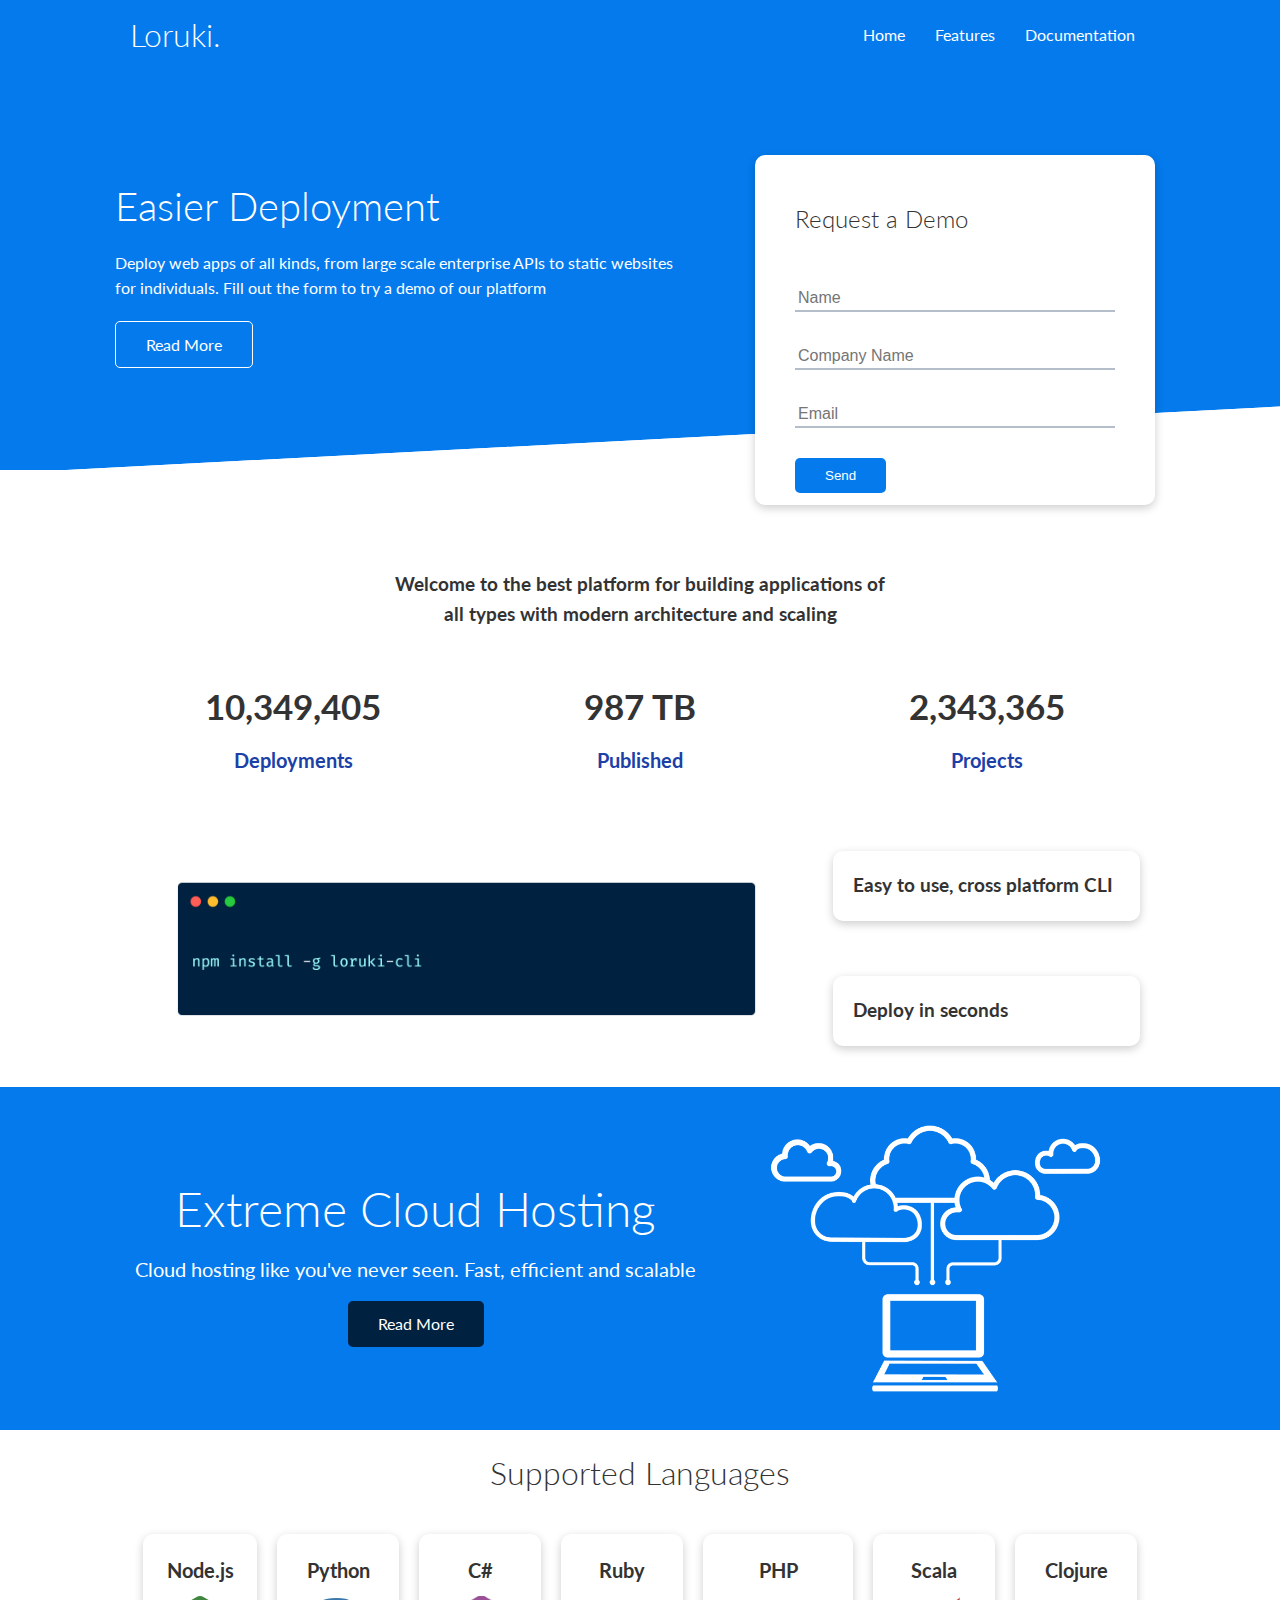
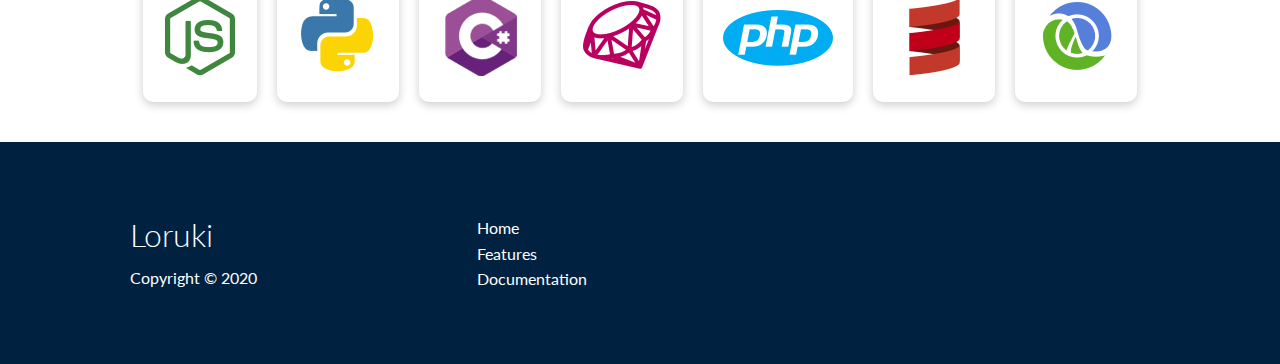
<file: index.html>
<!DOCTYPE html>
<html lang="en">
  <head>
    <meta charset="UTF-8" />
    <meta name="viewport" content="width=device-width, initial-scale=1.0" />
    <link
      rel="stylesheet"
      href="https://cdnjs.cloudflare.com/ajax/libs/font-awesome/5.15.1/css/all.min.css"
      integrity="sha512-+4zCK9k+qNFUR5X+cKL9EIR+ZOhtIloNl9GIKS57V1MyNsYpYcUrUeQc9vNfzsWfV28IaLL3i96P9sdNyeRssA=="
      crossorigin="anonymous"
    />
    <link rel="stylesheet" href="css/utilities.css" />
    <link rel="stylesheet" href="css/style.css" />
    <title>Loruki | Cloud Hosting For Everyone</title>
  </head>
  <body>
    <!-- Navbar -->
    <div class="navbar">
      <div class="container flex">
        <h1 class="logo">Loruki.</h1>
        <nav>
          <ul>
            <li><a href="index.html">Home</a></li>
            <li><a href="features.html">Features</a></li>
            <li><a href="docs.html">Documentation</a></li>
          </ul>
        </nav>
      </div>
    </div>

    <!-- Showcase -->
    <section class="showcase">
      <div class="container grid">
        <div class="showcase-text">
          <h1>Easier Deployment</h1>
          <p>
            Deploy web apps of all kinds, from large scale enterprise APIs to
            static websites for individuals. Fill out the form to try a demo of
            our platform
          </p>
          <a href="features.html" class="btn btn-outline">Read More</a>
        </div>
        <div class="showcase-form card">
          <h2>Request a Demo</h2>
          <form
            name="contact"
            netlify-honeypot="bot-field"
            method="POST"
            data-netlify="true"
          >
            <input type="hidden" name="form-name" value="contact" />
            <p class="hidden">
              <label
                >Don’t fill this out if you're human: <input name="bot-field"
              /></label>
            </p>
            <div class="form-control">
              <input type="text" name="name" placeholder="Name" required />
            </div>
            <div class="form-control">
              <input
                type="text"
                name="company"
                placeholder="Company Name"
                required
              />
            </div>
            <div class="form-control">
              <input type="email" name="email" placeholder="Email" required />
            </div>
            <input type="submit" value="Send" class="btn btn-primary" />
          </form>
        </div>
      </div>
    </section>

    <!-- Stats -->
    <section class="stats">
      <div class="container">
        <h3 class="stats-heading text-center my-1">
          Welcome to the best platform for building applications of all types
          with modern architecture and scaling
        </h3>
        <div class="grid grid-3 text-center my-4">
          <div>
            <i class="fas fa-server fa-3x"></i>
            <h3>10,349,405</h3>
            <p class="text-secondary">Deployments</p>
          </div>
          <div>
            <i class="fas fa-upload fa-3x"></i>
            <h3>987 TB</h3>
            <p class="text-secondary">Published</p>
          </div>
          <div>
            <i class="fas fa-project-diagram fa-3x"></i>
            <h3>2,343,365</h3>
            <p class="text-secondary">Projects</p>
          </div>
        </div>
      </div>
    </section>

    <!-- Cli -->
    <section class="cli">
      <div class="container grid">
        <img src="images/cli.png" alt="" />
        <div class="card">
          <h3>Easy to use, cross platform CLI</h3>
        </div>
        <div class="card">
          <h3>Deploy in seconds</h3>
        </div>
      </div>
    </section>

    <!-- Cloud -->
    <section class="cloud bg-primary my-2 py-2">
      <div class="container grid">
        <div class="text-center">
          <h2 class="lg">Extreme Cloud Hosting</h2>
          <p class="lead my-1">
            Cloud hosting like you've never seen. Fast, efficient and scalable
          </p>
          <a href="features.html" class="btn btn-dark">Read More</a>
        </div>
        <img src="images/cloud.png" alt="" />
      </div>
    </section>

    <!-- Languages -->
    <section class="languages">
      <h2 class="md text-center my-2">Supported Languages</h2>
      <div class="container flex">
        <div class="card">
          <h4>Node.js</h4>
          <img src="images/logos/node.png" alt="" />
        </div>
        <div class="card">
          <h4>Python</h4>
          <img src="images/logos/python.png" alt="" />
        </div>
        <div class="card">
          <h4>C#</h4>
          <img src="images/logos/csharp.png" alt="" />
        </div>
        <div class="card">
          <h4>Ruby</h4>
          <img src="images/logos/ruby.png" alt="" />
        </div>
        <div class="card">
          <h4>PHP</h4>
          <img src="images/logos/php.png" alt="" />
        </div>
        <div class="card">
          <h4>Scala</h4>
          <img src="images/logos/scala.png" alt="" />
        </div>
        <div class="card">
          <h4>Clojure</h4>
          <img src="images/logos/clojure.png" alt="" />
        </div>
      </div>
    </section>

    <!-- Footer -->
    <footer class="footer bg-dark py-5">
      <div class="container grid grid-3">
        <div>
          <h1>Loruki</h1>
          <p>Copyright &copy; 2020</p>
        </div>
        <nav>
          <ul>
            <li><a href="index.html">Home</a></li>
            <li><a href="features.html">Features</a></li>
            <li><a href="docs.html">Documentation</a></li>
          </ul>
        </nav>
        <div class="social">
          <a href="https://github.com/Arunmozhi-S"
            ><i class="fab fa-github fa-2x"></i
          ></a>
          <a href="https://www.linkedin.com/in/arunmozhi-s-707330139/"
            ><i class="fab fa-linkedin fa-2x"></i
          ></a>
          <a href="https://instagram.com/webdev02?igshid=3exu10sghhnf"
            ><i class="fab fa-instagram fa-2x"></i
          ></a>
          <a href="https://twitter.com/Arunmozhi271998?s=09"
            ><i class="fab fa-twitter fa-2x"></i
          ></a>
        </div>
      </div>
    </footer>
  </body>
</html>
</file>
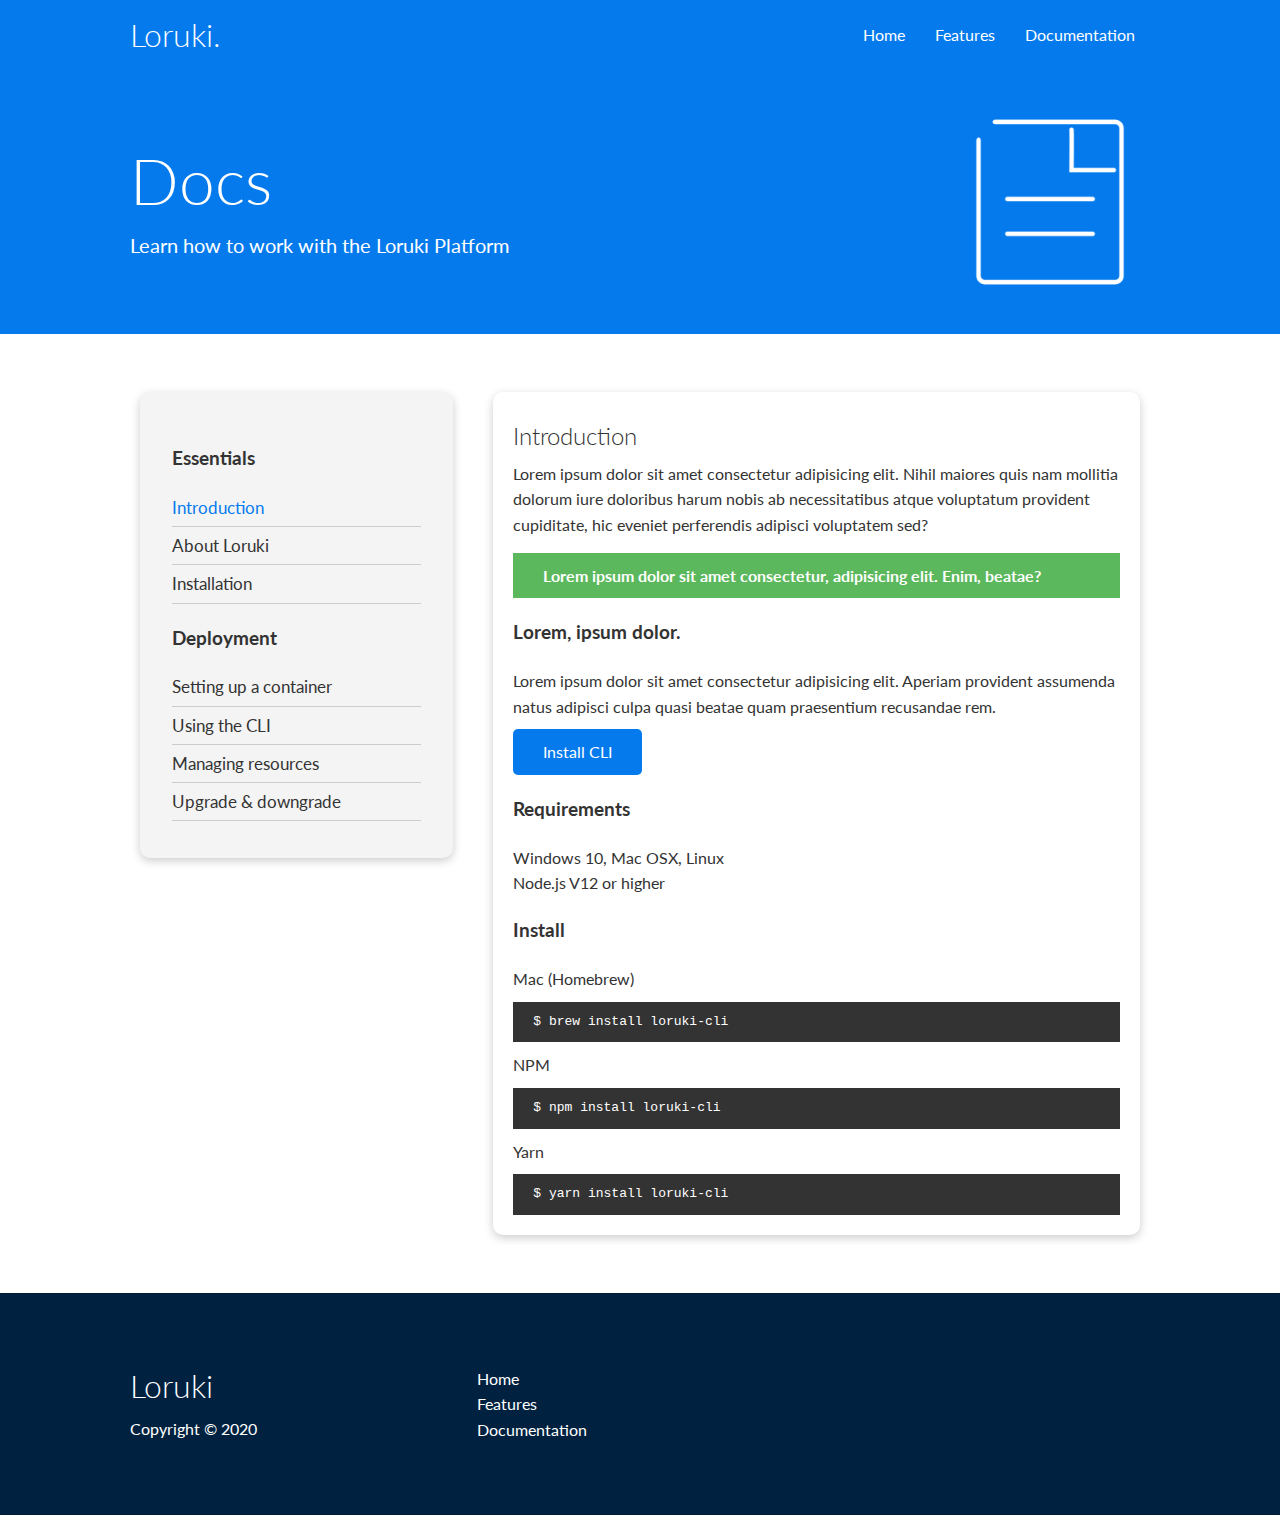
<file: docs.html>
<!DOCTYPE html>
<html lang="en">
  <head>
    <meta charset="UTF-8" />
    <meta name="viewport" content="width=device-width, initial-scale=1.0" />
    <link
      rel="stylesheet"
      href="https://cdnjs.cloudflare.com/ajax/libs/font-awesome/5.15.1/css/all.min.css"
      integrity="sha512-+4zCK9k+qNFUR5X+cKL9EIR+ZOhtIloNl9GIKS57V1MyNsYpYcUrUeQc9vNfzsWfV28IaLL3i96P9sdNyeRssA=="
      crossorigin="anonymous"
    />
    <link rel="stylesheet" href="css/utilities.css" />
    <link rel="stylesheet" href="css/style.css" />
    <title>Loruki | Cloud Hosting For Everyone</title>
  </head>
  <body>
    <!-- Navbar -->
    <div class="navbar">
      <div class="container flex">
        <h1 class="logo">Loruki.</h1>
        <nav>
          <ul>
            <li><a href="index.html">Home</a></li>
            <li><a href="features.html">Features</a></li>
            <li><a href="docs.html">Documentation</a></li>
          </ul>
        </nav>
      </div>
    </div>

    <!-- Head -->
    <section class="docs-head bg-primary py-3">
      <div class="container grid">
        <div>
          <h1 class="xl">Docs</h1>
          <p class="lead">Learn how to work with the Loruki Platform</p>
        </div>
        <img src="images/docs.png" alt="" />
      </div>
    </section>

    <!-- Docs main -->
    <section class="docs-main my-4">
      <div class="container grid">
        <div class="card bg-light p-3">
          <h3 class="my-2">Essentials</h3>
          <nav>
            <ul>
              <li><a href="#" class="text-primary">Introduction</a></li>
              <li><a href="#">About Loruki</a></li>
              <li><a href="#">Installation</a></li>
            </ul>
          </nav>

          <h3 class="my-2">Deployment</h3>
          <nav>
            <ul>
              <li><a href="#">Setting up a container</a></li>
              <li><a href="#">Using the CLI</a></li>
              <li><a href="#">Managing resources</a></li>
              <li><a href="#">Upgrade & downgrade</a></li>
            </ul>
          </nav>
        </div>
        <div class="card">
          <h2>Introduction</h2>
          <p>
            Lorem ipsum dolor sit amet consectetur adipisicing elit. Nihil
            maiores quis nam mollitia dolorum iure doloribus harum nobis ab
            necessitatibus atque voluptatum provident cupiditate, hic eveniet
            perferendis adipisci voluptatem sed?
          </p>

          <div class="alert alert-success">
            <i class="fas fa-info"></i>Lorem ipsum dolor sit amet consectetur,
            adipisicing elit. Enim, beatae?
          </div>

          <h3>Lorem, ipsum dolor.</h3>
          <p>
            Lorem ipsum dolor sit amet consectetur adipisicing elit. Aperiam
            provident assumenda natus adipisci culpa quasi beatae quam
            praesentium recusandae rem.
          </p>
          <a href="#" class="btn btn-primary">Install CLI</a>

          <h3>Requirements</h3>
          <ul>
            <li>Windows 10, Mac OSX, Linux</li>
            <li>Node.js V12 or higher</li>
          </ul>

          <h3>Install</h3>
          <p>Mac (Homebrew)</p>
          <pre><code>$ brew install loruki-cli</code></pre>
          <p>NPM</p>
          <pre><code>$ npm install loruki-cli</code></pre>
          <p>Yarn</p>
          <pre><code>$ yarn install loruki-cli</code></pre>
        </div>
      </div>
    </section>

    <!-- Footer -->
    <footer class="footer bg-dark py-5">
      <div class="container grid grid-3">
        <div>
          <h1>Loruki</h1>
          <p>Copyright &copy; 2020</p>
        </div>
        <nav>
          <ul>
            <li><a href="index.html">Home</a></li>
            <li><a href="features.html">Features</a></li>
            <li><a href="docs.html">Documentation</a></li>
          </ul>
        </nav>
        <div class="social">
          <a href="https://github.com/Arunmozhi-S"
            ><i class="fab fa-github fa-2x"></i
          ></a>
          <a href="https://www.linkedin.com/in/arunmozhi-s-707330139/"
            ><i class="fab fa-linkedin fa-2x"></i
          ></a>
          <a href="https://instagram.com/webdev02?igshid=3exu10sghhnf"
            ><i class="fab fa-instagram fa-2x"></i
          ></a>
          <a href="https://twitter.com/Arunmozhi271998?s=09"
            ><i class="fab fa-twitter fa-2x"></i
          ></a>
        </div>
      </div>
    </footer>
  </body>
</html>
</file>
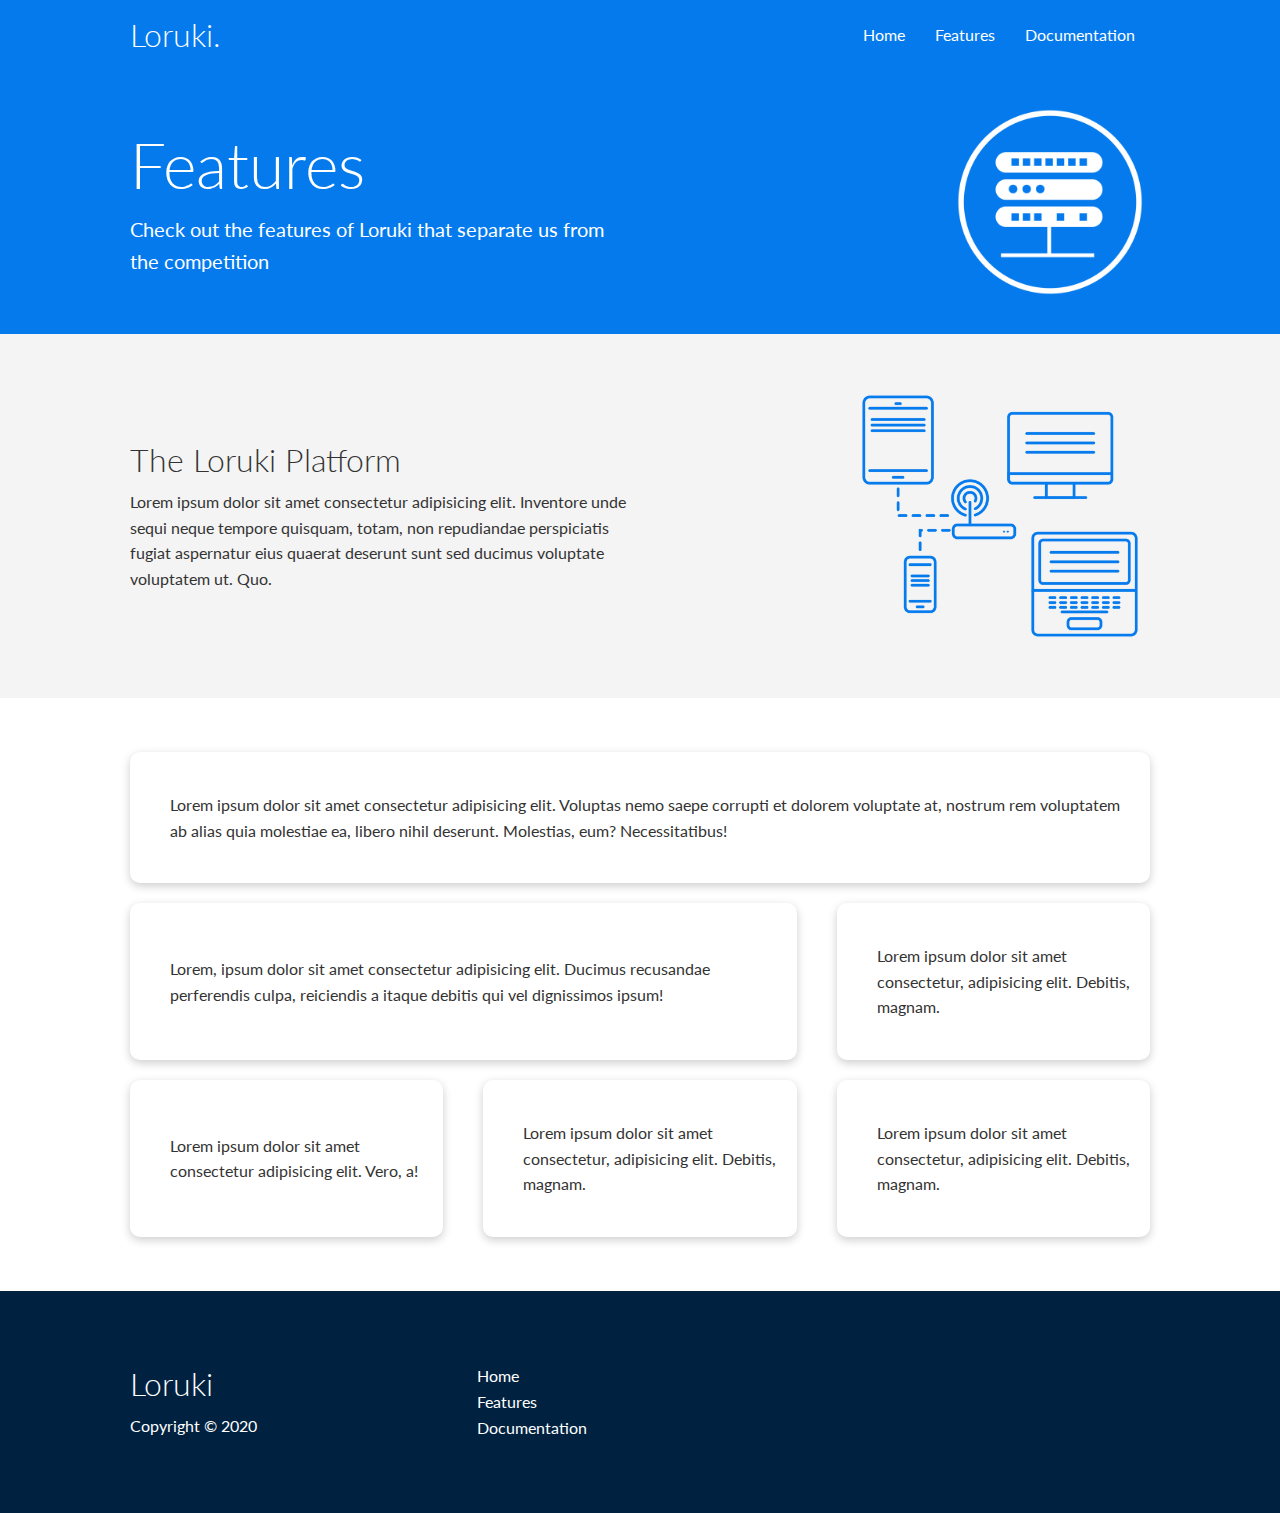
<file: features.html>
<!DOCTYPE html>
<html lang="en">
  <head>
    <meta charset="UTF-8" />
    <meta name="viewport" content="width=device-width, initial-scale=1.0" />
    <link
      rel="stylesheet"
      href="https://cdnjs.cloudflare.com/ajax/libs/font-awesome/5.15.1/css/all.min.css"
      integrity="sha512-+4zCK9k+qNFUR5X+cKL9EIR+ZOhtIloNl9GIKS57V1MyNsYpYcUrUeQc9vNfzsWfV28IaLL3i96P9sdNyeRssA=="
      crossorigin="anonymous"
    />
    <link rel="stylesheet" href="css/utilities.css" />
    <link rel="stylesheet" href="css/style.css" />
    <title>Loruki | Cloud Hosting For Everyone</title>
  </head>
  <body>
    <!-- Navbar -->
    <div class="navbar">
      <div class="container flex">
        <h1 class="logo">Loruki.</h1>
        <nav>
          <ul>
            <li><a href="index.html">Home</a></li>
            <li><a href="features.html">Features</a></li>
            <li><a href="docs.html">Documentation</a></li>
          </ul>
        </nav>
      </div>
    </div>

    <!-- Head -->
    <section class="features-head bg-primary py-3">
      <div class="container grid">
        <div>
          <h1 class="xl">Features</h1>
          <p class="lead">
            Check out the features of Loruki that separate us from the
            competition
          </p>
        </div>
        <img src="images/server.png" alt="" />
      </div>
    </section>

    <!-- Sub head -->
    <section class="features-sub-head bg-light py-3">
      <div class="container grid">
        <div>
          <h1 class="md">The Loruki Platform</h1>
          <p>
            Lorem ipsum dolor sit amet consectetur adipisicing elit. Inventore
            unde sequi neque tempore quisquam, totam, non repudiandae
            perspiciatis fugiat aspernatur eius quaerat deserunt sunt sed
            ducimus voluptate voluptatem ut. Quo.
          </p>
        </div>
        <img src="images/server2.png" alt="" />
      </div>
    </section>

    <!-- Main -->
    <section class="features-main my-2">
      <div class="container grid grid-3">
        <div class="card flex">
          <i class="fas fa-server fa-3x"></i>
          <p>
            Lorem ipsum dolor sit amet consectetur adipisicing elit. Voluptas
            nemo saepe corrupti et dolorem voluptate at, nostrum rem voluptatem
            ab alias quia molestiae ea, libero nihil deserunt. Molestias, eum?
            Necessitatibus!
          </p>
        </div>
        <div class="card flex">
          <i class="fas fa-network-wired fa-3x"></i>
          <p>
            Lorem, ipsum dolor sit amet consectetur adipisicing elit. Ducimus
            recusandae perferendis culpa, reiciendis a itaque debitis qui vel
            dignissimos ipsum!
          </p>
        </div>
        <div class="card flex">
          <i class="fas fa-laptop-code fa-3x"></i>
          <p>
            Lorem ipsum dolor sit amet consectetur, adipisicing elit. Debitis,
            magnam.
          </p>
        </div>
        <div class="card flex">
          <i class="fas fa-database fa-3x"></i>
          <p>
            Lorem ipsum dolor sit amet consectetur adipisicing elit. Vero, a!
          </p>
        </div>
        <div class="card flex">
          <i class="fas fa-power-off fa-3x"></i>
          <p>
            Lorem ipsum dolor sit amet consectetur, adipisicing elit. Debitis,
            magnam.
          </p>
        </div>
        <div class="card flex">
          <i class="fas fa-upload fa-3x"></i>
          <p>
            Lorem ipsum dolor sit amet consectetur, adipisicing elit. Debitis,
            magnam.
          </p>
        </div>
      </div>
    </section>

    <!-- Footer -->
    <footer class="footer bg-dark py-5">
      <div class="container grid grid-3">
        <div>
          <h1>Loruki</h1>
          <p>Copyright &copy; 2020</p>
        </div>
        <nav>
          <ul>
            <li><a href="index.html">Home</a></li>
            <li><a href="features.html">Features</a></li>
            <li><a href="docs.html">Documentation</a></li>
          </ul>
        </nav>
        <div class="social">
          <a href="https://github.com/Arunmozhi-S"
            ><i class="fab fa-github fa-2x"></i
          ></a>
          <a href="https://www.linkedin.com/in/arunmozhi-s-707330139/"
            ><i class="fab fa-linkedin fa-2x"></i
          ></a>
          <a href="https://instagram.com/webdev02?igshid=3exu10sghhnf"
            ><i class="fab fa-instagram fa-2x"></i
          ></a>
          <a href="https://twitter.com/Arunmozhi271998?s=09"
            ><i class="fab fa-twitter fa-2x"></i
          ></a>
        </div>
      </div>
    </footer>
  </body>
</html>
</file>
<file: css/utilities.css>
.container {
  max-width: 1100px;
  margin: 0 auto;
  overflow: auto;
  padding: 0 40px;
}

.card {
  background-color: #fff;
  color: #333;
  border-radius: 10px;
  box-shadow: 0 3px 10px rgba(0, 0, 0, 0.2);
  padding: 20px;
  margin: 10px;
}

.flex {
  display: flex;
  justify-content: center;
  align-items: center;
  height: 100%;
}

.btn {
  display: inline-block;
  padding: 10px 30px;
  cursor: pointer;
  background: var(--primary-color);
  color: #fff;
  border: none;
  border-radius: 5px;
}

/* Backgrounds & colored buttons */

.bg-primary,
.btn-primary {
  background-color: var(--primary-color);
  color: #fff;
}

.bg-secondary,
.btn-secondary {
  background-color: var(--secondary-color);
  color: #fff;
}

.bg-dark,
.btn-dark {
  background-color: var(--dark-color);
  color: #fff;
}

.bg-light,
.btn-light {
  background-color: var(--light-color);
  color: #333;
}

.bg-primary a,
.btn-primary a,
.bg-secondary a,
.btn-secondary a,
.bg-dark a,
.btn-dark a {
  color: #fff;
}

/* Text colors */
.text-primary {
  color: var(--primary-color);
}

.text-secondary {
  color: var(--secondary-color);
}

.text-dark {
  color: var(--dark-color);
}

.text-light {
  color: var(--light-color);
}

/* Text Sizes */

.lead {
  font-size: 20px;
}

.sm {
  font-size: 1rem;
}

.md {
  font-size: 2rem;
}

.lg {
  font-size: 3rem;
}

.xl {
  font-size: 4rem;
}

/* Alert */
.alert {
  background-color: var(--light-color);
  padding: 10px 20px;
  font-weight: bold;
  margin: 15px 0;
}

.alert i {
  margin-right: 10px;
}

.alert-success {
  background-color: var(--success-color);
  color: #fff;
}

.alert-error {
  background-color: var(--error-color);
  color: #fff;
}

.btn-outline {
  background-color: transparent;
  border: 1px #fff solid;
}

.btn:hover {
  transform: scale(0.98);
}

.text-center {
  text-align: center;
}

.grid {
  display: grid;
  grid-template-columns: repeat(2, 1fr);
  gap: 20px;
  justify-content: center;
  align-items: center;
  height: 100%;
}

.grid-3 {
  grid-template-columns: repeat(3, 1fr);
}

/* Margin */

.my-1 {
  margin: 1rem 0;
}

.my-2 {
  margin: 1.5rem 0;
}

.my-3 {
  margin: 2rem 0;
}

.my-4 {
  margin: 3rem 0;
}

.my-5 {
  margin: 4rem 0;
}

.m-1 {
  margin: 1rem;
}

.m-2 {
  margin: 1.5rem;
}

.m-3 {
  margin: 2rem;
}

.m-4 {
  margin: 3rem;
}

.m-5 {
  margin: 4rem;
}

/* Padding */

.py-1 {
  padding: 1rem 0;
}

.py-2 {
  padding: 1.5rem 0;
}

.py-3 {
  padding: 2rem 0;
}

.py-4 {
  padding: 3rem 0;
}

.py-5 {
  padding: 4rem 0;
}

.p-1 {
  padding: 1rem;
}

.p-2 {
  padding: 1.5rem;
}

.p-3 {
  padding: 2rem;
}

.p-4 {
  padding: 3rem;
}

.p-5 {
  padding: 4rem;
}
</file>
<file: css/style.css>
@import url("https://fonts.googleapis.com/css2?family=Lato:wght@300&display=swap");

:root {
  --primary-color: #047aed;
  --secondary-color: #1c3fa8;
  --dark-color: #002240;
  --light-color: #f4f4f4;
  --success-color: #5cb85c;
  --error-color: #d9534f;
}

* {
  box-sizing: border-box;
  padding: 0;
  margin: 0;
}

body {
  font-family: "Lato", sans-serif;
  color: #333;
  line-height: 1.6;
}

ul {
  list-style-type: none;
}

a {
  text-decoration: none;
  color: #333;
}

h1,
h2 {
  font-weight: 300;
  line-height: 1.2;
  margin: 10px 0;
}

p {
  margin: 10px 0;
}

img {
  width: 100%;
}

code,
pre {
  background: #333;
  color: #fff;
  padding: 10px;
}

/* Netlify form */
.hidden {
  visibility: hidden;
  height: 0;
}

/* Navbar */

.navbar {
  background-color: var(--primary-color);
  color: #fff;
  height: 70px;
}

.navbar ul {
  display: flex;
}

.navbar a {
  color: #fff;
  padding: 10px;
  margin: 0 5px;
}

.navbar a:hover {
  border-bottom: 2px #fff solid;
}

.navbar .flex {
  justify-content: space-between;
}

/* Showcase */

.showcase {
  height: 400px;
  background-color: var(--primary-color);
  color: #fff;
  position: relative;
}

.showcase h1 {
  font-size: 40px;
}

.showcase p {
  margin: 20px 0;
}

.showcase .grid {
  grid-template-columns: 55% 45%;
  overflow: visible;
  gap: 30px;
}

.showcase-text {
  animation: slideInFromLeft 1s ease-in;
}

.showcase-form {
  position: relative;
  top: 60px;
  height: 350px;
  width: 400px;
  padding: 40px;
  z-index: 100;
  justify-self: flex-end;
  animation: slideInFromRight 1s ease-in;
}

.showcase-form .form-control {
  margin: 30px 0;
}

.showcase-form input[type="text"],
.showcase-form input[type="email"] {
  border: 0;
  border-bottom: 2px solid #b4becb;
  width: 100%;
  padding: 3px;
  font-size: 16px;
}

.showcase-form input:focus {
  outline: none;
}

.showcase::before,
.showcase::after {
  content: "";
  position: absolute;
  height: 100px;
  bottom: -70px;
  right: 0;
  left: 0;
  background: #fff;
  transform: skewY(-3deg);
  -webkit-transform: skewY(-3deg);
  -moz-transform: skewY(-3deg);
  -ms-transform: skewY(-3deg);
}

/* Stats */

.stats {
  padding-top: 100px;
  animation: slideInFromBottom 1s ease-in;
}

.stats-heading {
  width: 500px;
  margin: auto;
}

.stats .grid h3 {
  font-size: 35px;
}

.stats .grid p {
  font-size: 20px;
  font-weight: bold;
}

/* Cli */

.cli .grid {
  grid-template-columns: repeat(3, 1fr);
  grid-template-rows: repeat(2, 1fr);
}

.cli .grid > *:first-child {
  grid-column: 1 / span 2;
  grid-row: 1 / span 2;
}

/* Cloud */

.cloud .grid {
  grid-template-columns: 4fr 3fr;
}

/* Languages */

.languages .flex {
  flex-wrap: wrap;
}

.languages .card {
  text-align: center;
  margin: 18px 10px 40px;
  transition: transform 0.2s ease-in;
}

.languages .card h4 {
  font-size: 20px;
  margin-bottom: 10px;
}

.languages .card:hover {
  transform: translateY(-15px);
}

/* Features */

.features-head img,
.docs-head img {
  width: 200px;
  justify-self: flex-end;
}

.features-sub-head img {
  width: 300px;
  justify-self: flex-end;
}

.features-main .card > i {
  margin-right: 20px;
}

.features-main .grid {
  padding: 30px;
}

.features-main .grid > *:first-child {
  grid-column: 1 / span 3;
}

.features-main .grid > *:nth-child(2) {
  grid-column: 1 / span 2;
}

/* Docs */
.docs-main h3 {
  margin: 20px 0;
}

.docs-main .grid {
  grid-template-columns: 1fr 2fr;
  align-items: flex-start;
}

.docs-main nav li {
  font-size: 17px;
  padding-bottom: 5px;
  margin-bottom: 5px;
  border-bottom: 1px #ccc solid;
}

.docs-main a:hover {
  font-weight: bold;
}

/* Footer */

.footer .social a {
  margin: 0px 10px;
}

/* Animations */
@keyframes slideInFromLeft {
  0% {
    transform: translateX(-100%);
  }

  100% {
    transform: translateX(0);
  }
}

@keyframes slideInFromRight {
  0% {
    transform: translateX(100%);
  }

  100% {
    transform: translateX(0);
  }
}

@keyframes slideInFromTop {
  0% {
    transform: translateY(-100%);
  }

  100% {
    transform: translateY(0);
  }
}

@keyframes slideInFromBottom {
  0% {
    transform: translateY(100%);
  }

  100% {
    transform: translateY(0);
  }
}

/* Media Queries */

/* Tablets and under */
@media (max-width: 768px) {
  .grid,
  .showcase .grid,
  .stats .grid,
  .cli .grid,
  .cloud .grid,
  .features-main .grid,
  .docs-main .grid {
    grid-template-columns: 1fr;
    grid-template-rows: 1fr;
  }

  .showcase {
    height: auto;
  }

  .showcase-text {
    text-align: center;
    margin-top: 40px;
    animation: slideInFromTop 1s ease-in;
  }

  .showcase-form {
    justify-self: center;
    margin: auto;
    animation: slideInFromBottom 1s ease-in;
  }

  .features-head,
  .features-sub-head,
  .docs-head {
    text-align: center;
  }

  .features-head img,
  .features-sub-head img,
  .docs-head img {
    justify-self: center;
  }

  .features-main .grid > *:first-child,
  .features-main .grid > *:nth-child(2) {
    grid-column: 1;
  }
}

/* Mobile */
@media (max-width: 500px) {
  .navbar {
    height: 110px;
  }
  .navbar .flex {
    flex-direction: column;
  }
  .navbar ul {
    padding: 10px;
    background-color: rgba(0, 0, 0, 0.1);
  }
  .cli .grid > *:first-child {
    grid-column: 1;
    grid-row: 1;
  }
  .cli .grid img {
    width: 400px;
  }
  .stats .stats-heading {
    width: 100%;
    margin: auto;
  }
  .showcase-form {
    width: 300px;
  }
}
</file>
